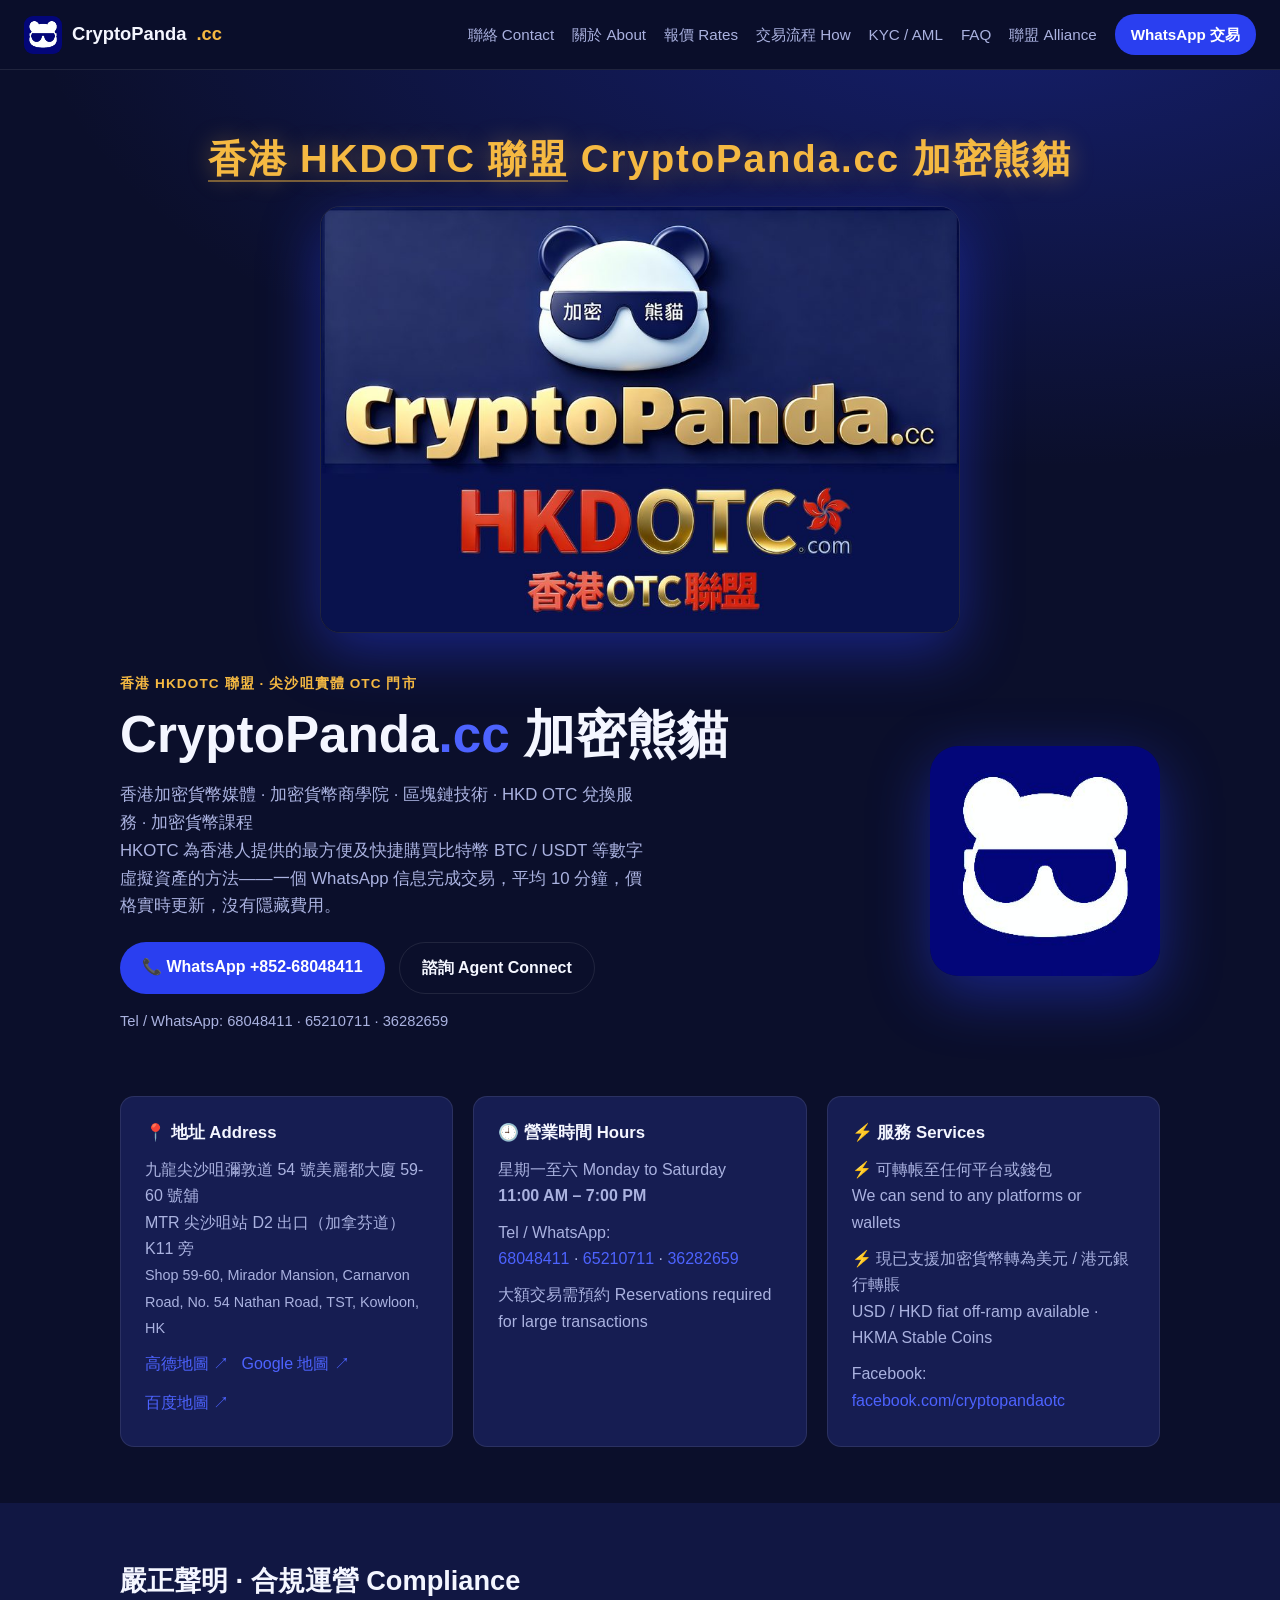
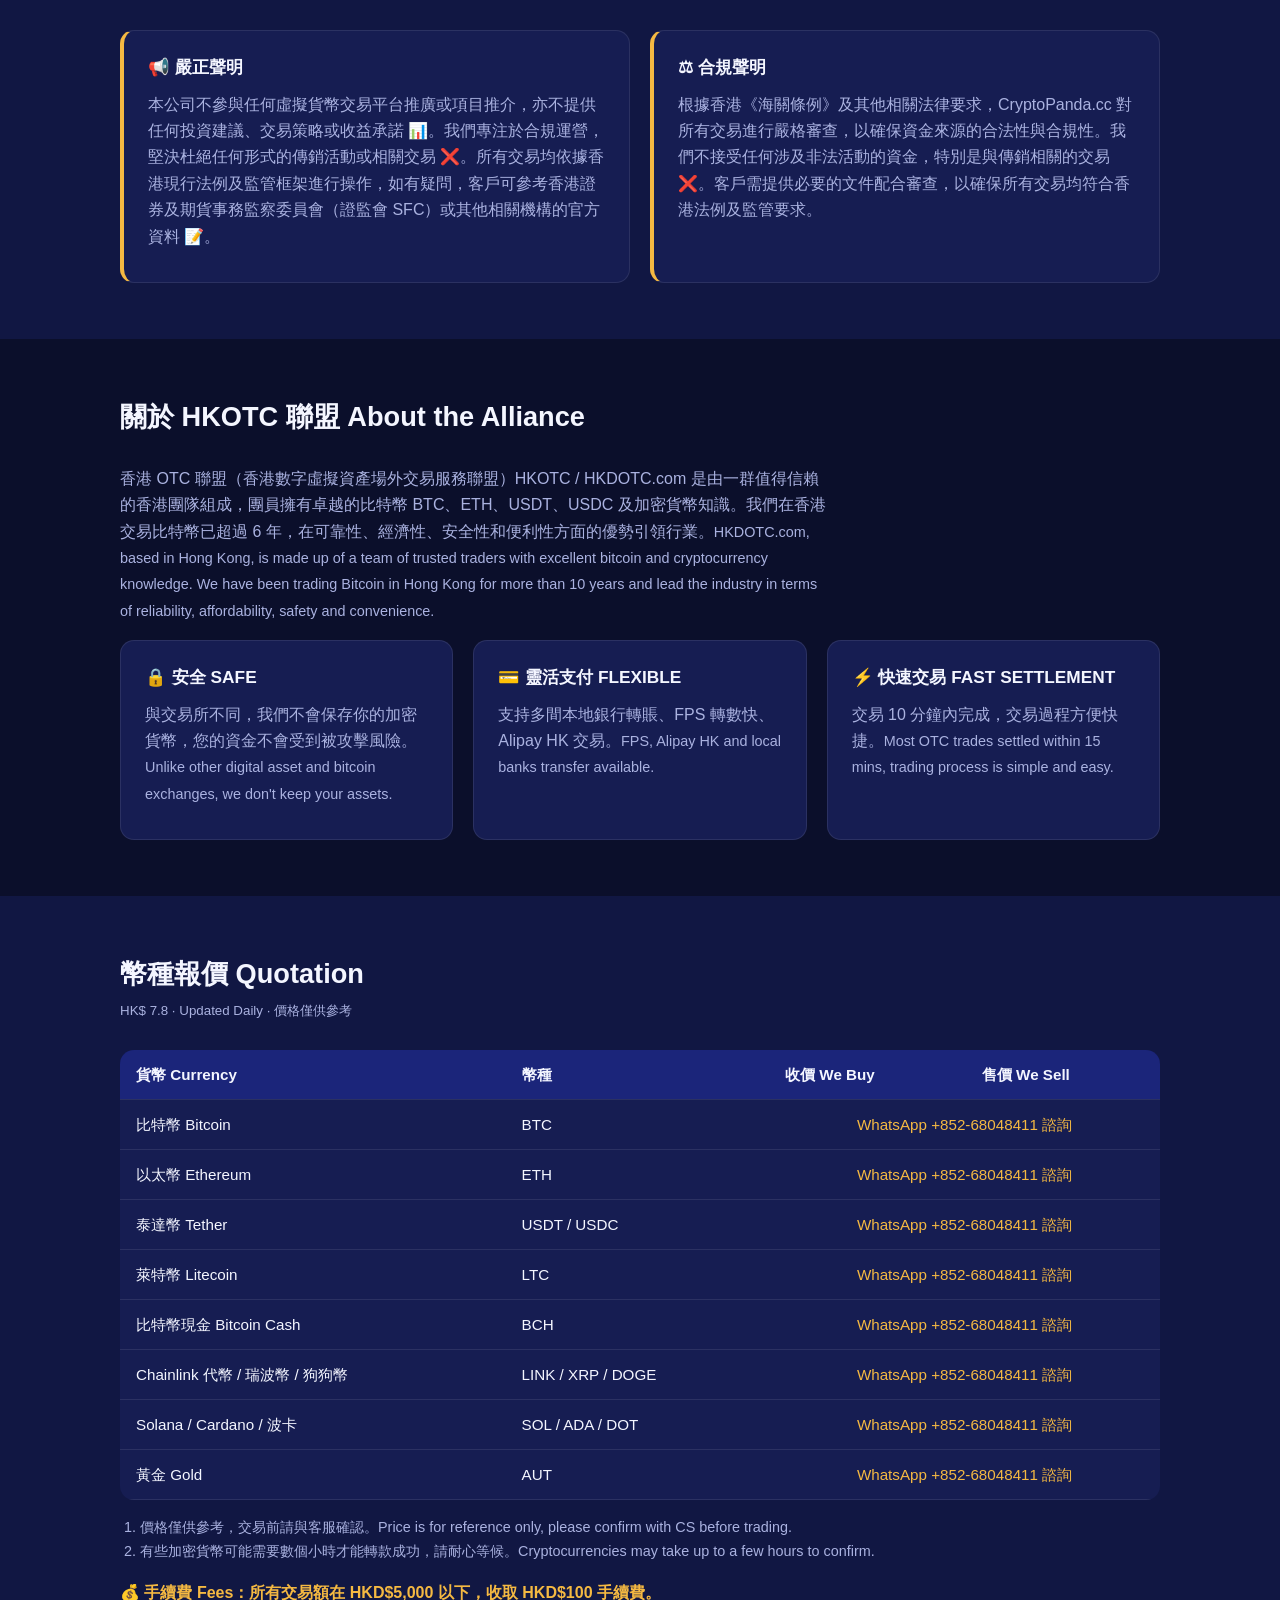
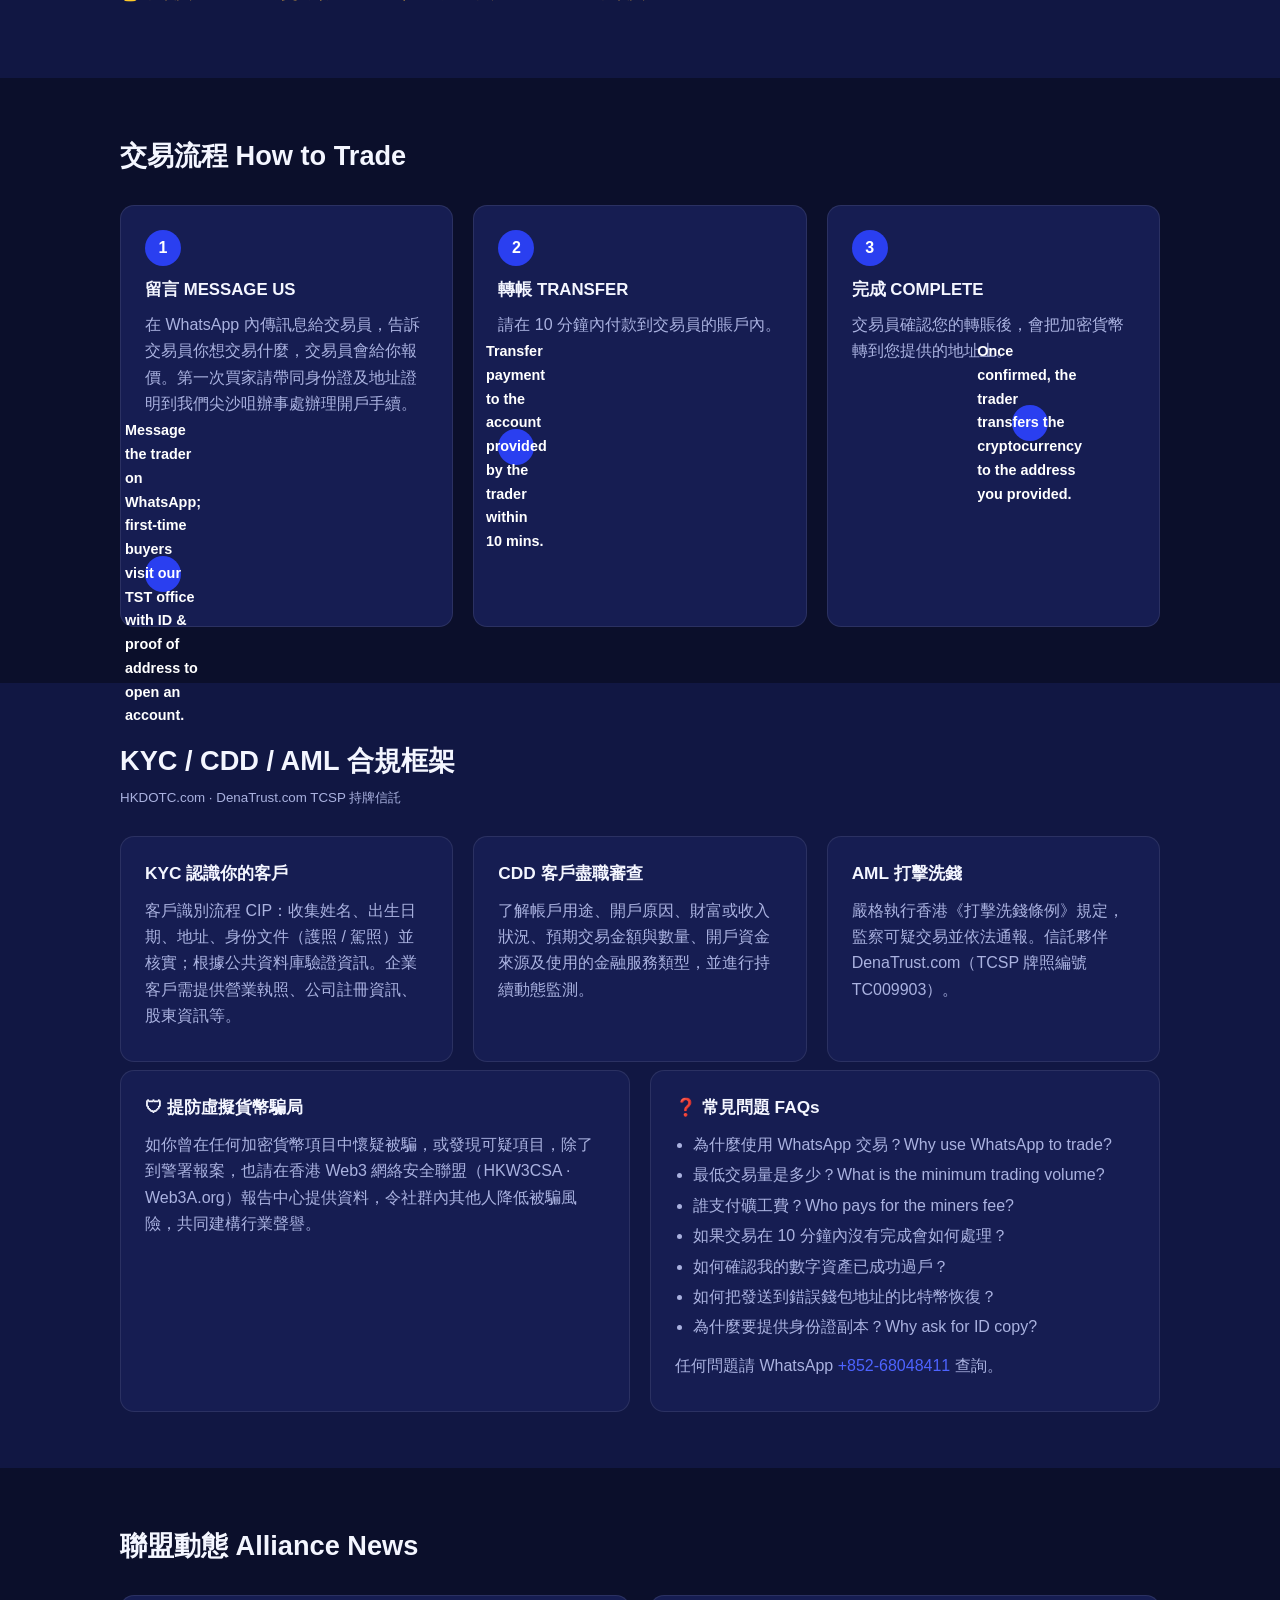
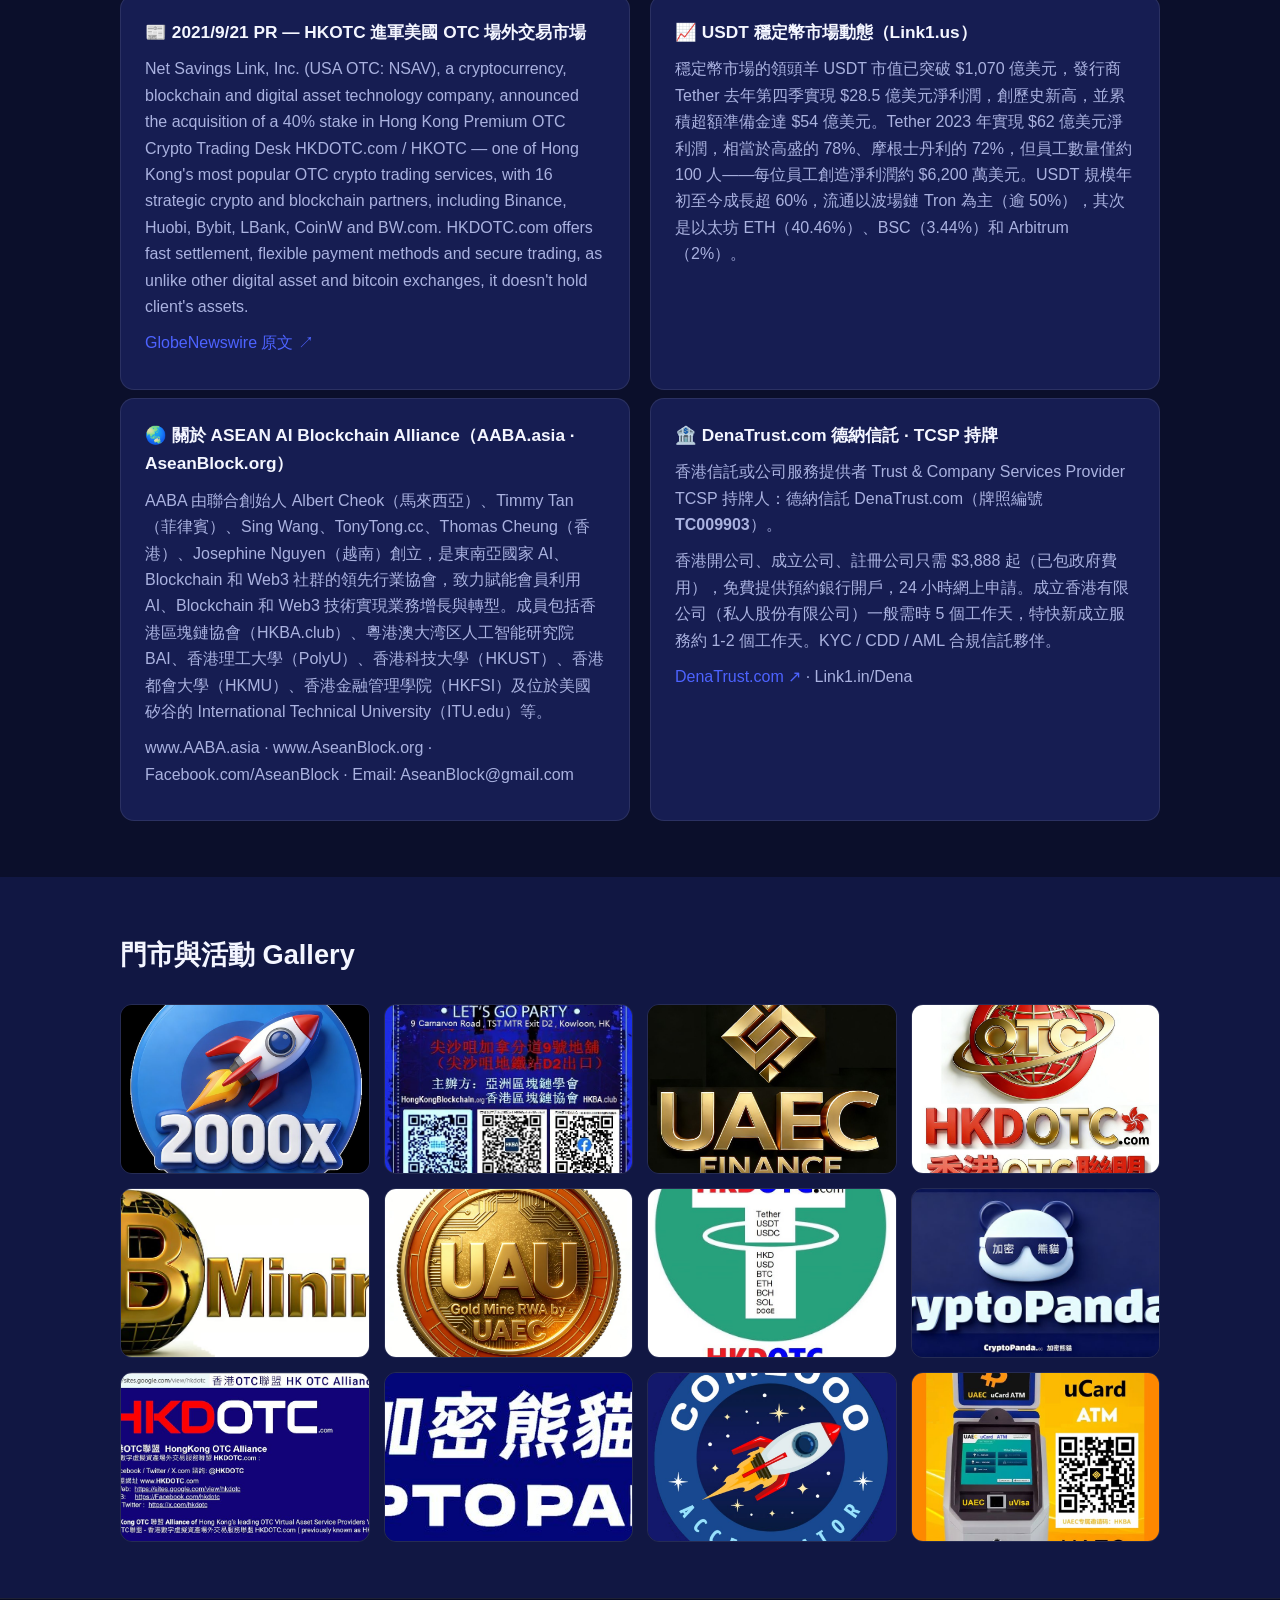
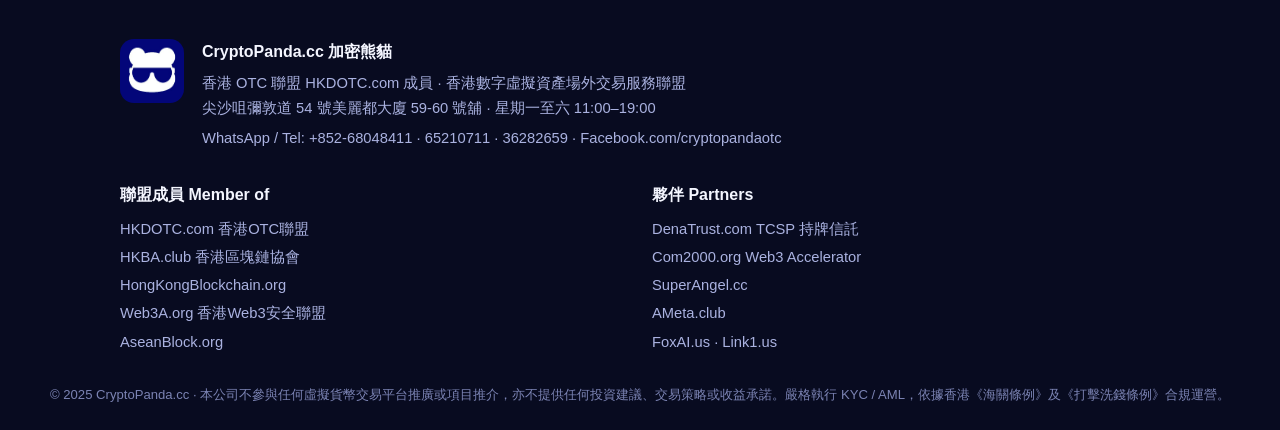
<file: index.html>
<!DOCTYPE html>
<html lang="zh-Hant">
<head>
<meta charset="UTF-8" />
<meta name="viewport" content="width=device-width, initial-scale=1.0" />
<title>CryptoPanda.cc 加密熊貓 — 香港 HKDOTC 聯盟 OTC 門市 | 尖沙咀實體店</title>
<meta name="description" content="CryptoPanda.cc 加密熊貓 — 香港 HKDOTC 聯盟成員，尖沙咀實體 OTC 門市。比特幣 BTC / USDT 等加密貨幣場外交易，10 分鐘完成，FPS / 轉數快 / Alipay HK / 本地銀行轉賬，KYC / AML 合規。Hong Kong OTC crypto trading desk, Mirador Mansion TST." />
<meta property="og:title" content="CryptoPanda.cc 加密熊貓 — 香港 HKDOTC 聯盟 OTC 門市 | 尖沙咀實體店" />
<meta property="og:description" content="CryptoPanda.cc 加密熊貓 — 香港 HKDOTC 聯盟成員，尖沙咀實體 OTC 門市。比特幣 BTC / USDT 等加密貨幣場外交易，10 分鐘完成，FPS / 轉數快 / Alipay HK / 本地銀行轉賬，KYC / AML 合規。Hong Kong OTC crypto trading desk, Mirador Mansion TST." />
<meta property="og:type" content="website" />
<meta property="og:url" content="https://cryptopanda.cc/" />
<meta property="og:image" content="https://cryptopanda.cc/assets/img/229082f6d5.jpg" />
<meta property="og:site_name" content="CryptoPanda.cc 加密熊貓" />
<meta name="twitter:card" content="summary" />
<meta name="twitter:title" content="CryptoPanda.cc 加密熊貓 — 香港 HKDOTC 聯盟 OTC 門市 | 尖沙咀實體店" />
<meta name="twitter:image" content="https://cryptopanda.cc/assets/img/229082f6d5.jpg" />
<link rel="canonical" href="https://cryptopanda.cc/" />
<link rel="icon" type="image/jpeg" href="assets/img/229082f6d5.jpg" />
<link rel="stylesheet" href="assets/css/style.css" />
<script type="application/ld+json">
{
  "@context": "https://schema.org",
  "@type": "LocalBusiness",
  "name": "CryptoPanda.cc 加密熊貓",
  "alternateName": "CryptoPanda HKOTC",
  "description": "香港 HKDOTC 聯盟成員 · 尖沙咀實體 OTC 門市 · 加密貨幣場外交易服務",
  "url": "https://cryptopanda.cc/",
  "logo": "https://cryptopanda.cc/assets/img/229082f6d5.jpg",
  "image": "https://cryptopanda.cc/assets/img/229082f6d5.jpg",
  "telephone": "+852-68048411",
  "address": {
    "@type": "PostalAddress",
    "streetAddress": "Shop 59-60, Mirador Mansion, 54-62 Nathan Road, Tsim Sha Tsui",
    "addressLocality": "Kowloon",
    "addressRegion": "Hong Kong",
    "addressCountry": "HK"
  },
  "geo": {"@type": "GeoCoordinates", "latitude": 22.2988, "longitude": 114.1722},
  "openingHours": "Mo-Sa 11:00-19:00",
  "sameAs": [
    "https://facebook.com/cryptopandaotc",
    "https://wa.me/85268048411",
    "https://hkdotc.com/",
    "https://www.hkba.club/"
  ]
}
</script>
<script type="application/ld+json">
{
  "@context": "https://schema.org",
  "@type": "FAQPage",
  "mainEntity": [
    {"@type": "Question", "name": "為什麼使用 WhatsApp 交易？ Why use WhatsApp to trade?",
     "acceptedAnswer": {"@type": "Answer", "text": "在 WhatsApp 內傳訊息給交易員，告訴交易員你想交易什麼，交易員會即時回覆諮詢。一個信息就可以完成交易，交易時間平均只需 10 分鐘。"}},
    {"@type": "Question", "name": "最低交易量是多少？ What is the minimum trading volume?",
     "acceptedAnswer": {"@type": "Answer", "text": "請 WhatsApp +852-68048411 向客服查詢即時最低交易量。所有交易額在 HKD$5,000 以下收取 HKD$100 手續費。"}},
    {"@type": "Question", "name": "誰支付礦工費？ Who pays for the miners fee?",
     "acceptedAnswer": {"@type": "Answer", "text": "請與客服在交易前確認報價是否包含礦工費，部分加密貨幣轉款可能需要數小時確認。"}},
    {"@type": "Question", "name": "為什麼要提供身份證副本？ Why are you asking for ID copy?",
     "acceptedAnswer": {"@type": "Answer", "text": "依據香港《打擊洗錢條例》，所有交易須執行 KYC / AML 程序。首次交易請帶同身份證及地址證明到尖沙咀辦事處辦理開戶手續。"}}
  ]
}
</script>
</head>
<body>
<header class="site-head">
  <a class="brand" href="/"><img src="assets/img/229082f6d5.jpg" alt="CryptoPanda 加密熊貓 logo" /> CryptoPanda<span>.cc</span></a>
  <nav class="main">
    <a href="#contact">聯絡 Contact</a>
    <a href="#about">關於 About</a>
    <a href="#rates">報價 Rates</a>
    <a href="#how">交易流程 How</a>
    <a href="#kyc">KYC / AML</a>
    <a href="#faq">FAQ</a>
    <a href="#alliance">聯盟 Alliance</a>
    <a href="https://wa.me/85268048411" class="cta">WhatsApp 交易</a>
  </nav>
</header>

<section class="hero">
  <div class="wrap">
    <p class="hero-banner-title"><a href="https://hkdotc.com/" target="_blank" rel="noopener">香港 HKDOTC 聯盟</a> CryptoPanda.cc 加密熊貓</p>
    <img class="hero-banner" src="assets/img/a9dcb4ada9.jpg" alt="CryptoPanda.cc 加密熊貓 × HKDOTC.com 香港OTC聯盟" />
  </div>
  <div class="wrap hero-grid">
    <div>
      <p class="kicker">香港 HKDOTC 聯盟 · 尖沙咀實體 OTC 門市</p>
      <h1>CryptoPanda<span>.cc</span> 加密熊貓</h1>
      <p class="lead">香港加密貨幣媒體 · 加密貨幣商學院 · 區塊鏈技術 · HKD OTC 兌換服務 · 加密貨幣課程<br />
      HKOTC 為香港人提供的最方便及快捷購買比特幣 BTC / USDT 等數字虛擬資產的方法——一個 WhatsApp 信息完成交易，平均 10 分鐘，價格實時更新，沒有隱藏費用。</p>
      <div class="hero-actions">
        <a class="btn primary" href="https://wa.me/85268048411">📞 WhatsApp +852-68048411</a>
        <a class="btn ghost" href="#rates">諮詢 Agent Connect</a>
      </div>
      <p class="hero-note">Tel / WhatsApp: 68048411 · 65210711 · 36282659</p>
    </div>
    <img class="hero-logo" src="assets/img/229082f6d5.jpg" alt="CryptoPanda 加密熊貓" />
  </div>
</section>

<section class="section contact-strip" id="contact">
  <div class="wrap contact-grid">
    <div class="c-card">
      <h3>📍 地址 Address</h3>
      <p>九龍尖沙咀彌敦道 54 號美麗都大廈 59-60 號舖<br />
      MTR 尖沙咀站 D2 出口（加拿芬道）K11 旁<br />
      <span class="en">Shop 59-60, Mirador Mansion, Carnarvon Road, No. 54 Nathan Road, TST, Kowloon, HK</span></p>
      <div class="map-links">
        <a href="https://surl.amap.com/gNX8JnW1gfIW">高德地圖 ↗</a>
        <a href="https://maps.app.goo.gl/S1iUyGTiBeyRTPDs9">Google 地圖 ↗</a>
        <a href="https://j.map.baidu.com/17/k1ri">百度地圖 ↗</a>
      </div>
    </div>
    <div class="c-card">
      <h3>🕘 營業時間 Hours</h3>
      <p>星期一至六 Monday to Saturday<br /><strong>11:00 AM – 7:00 PM</strong></p>
      <p>Tel / WhatsApp:<br /><a href="tel:+85268048411">68048411</a> · <a href="tel:+85265210711">65210711</a> · <a href="tel:+85236282659">36282659</a></p>
      <p>大額交易需預約 Reservations required for large transactions</p>
    </div>
    <div class="c-card">
      <h3>⚡ 服務 Services</h3>
      <p>⚡ 可轉帳至任何平台或錢包<br />We can send to any platforms or wallets</p>
      <p>⚡ 現已支援加密貨幣轉為美元 / 港元銀行轉賬<br />USD / HKD fiat off-ramp available · HKMA Stable Coins</p>
      <p>Facebook: <a href="https://facebook.com/cryptopandaotc">facebook.com/cryptopandaotc</a></p>
    </div>
  </div>
</section>

<section class="section alt" id="statement">
  <div class="wrap">
    <div class="section-head"><h2>嚴正聲明 · 合規運營 Compliance</h2></div>
    <div class="two-col">
      <div class="card warn">
        <h3>📢 嚴正聲明</h3>
        <p>本公司不參與任何虛擬貨幣交易平台推廣或項目推介，亦不提供任何投資建議、交易策略或收益承諾 📊。我們專注於合規運營，堅決杜絕任何形式的傳銷活動或相關交易 ❌。所有交易均依據香港現行法例及監管框架進行操作，如有疑問，客戶可參考香港證券及期貨事務監察委員會（證監會 SFC）或其他相關機構的官方資料 📝。</p>
      </div>
      <div class="card warn">
        <h3>⚖ 合規聲明</h3>
        <p>根據香港《海關條例》及其他相關法律要求，CryptoPanda.cc 對所有交易進行嚴格審查，以確保資金來源的合法性與合規性。我們不接受任何涉及非法活動的資金，特別是與傳銷相關的交易 ❌。客戶需提供必要的文件配合審查，以確保所有交易均符合香港法例及監管要求。</p>
      </div>
    </div>
  </div>
</section>

<section class="section" id="about">
  <div class="wrap">
    <div class="section-head"><h2>關於 HKOTC 聯盟 About the Alliance</h2></div>
    <p class="intro">香港 OTC 聯盟（香港數字虛擬資產場外交易服務聯盟）HKOTC / HKDOTC.com 是由一群值得信賴的香港團隊組成，團員擁有卓越的比特幣 BTC、ETH、USDT、USDC 及加密貨幣知識。我們在香港交易比特幣已超過 6 年，在可靠性、經濟性、安全性和便利性方面的優勢引領行業。<span class="en">HKDOTC.com, based in Hong Kong, is made up of a team of trusted traders with excellent bitcoin and cryptocurrency knowledge. We have been trading Bitcoin in Hong Kong for more than 10 years and lead the industry in terms of reliability, affordability, safety and convenience.</span></p>
    <div class="three-col">
      <div class="card"><h3>🔒 安全 SAFE</h3><p>與交易所不同，我們不會保存你的加密貨幣，您的資金不會受到被攻擊風險。<span class="en">Unlike other digital asset and bitcoin exchanges, we don't keep your assets.</span></p></div>
      <div class="card"><h3>💳 靈活支付 FLEXIBLE</h3><p>支持多間本地銀行轉賬、FPS 轉數快、Alipay HK 交易。<span class="en">FPS, Alipay HK and local banks transfer available.</span></p></div>
      <div class="card"><h3>⚡ 快速交易 FAST SETTLEMENT</h3><p>交易 10 分鐘內完成，交易過程方便快捷。<span class="en">Most OTC trades settled within 15 mins, trading process is simple and easy.</span></p></div>
    </div>
  </div>
</section>

<section class="section alt" id="rates">
  <div class="wrap">
    <div class="section-head"><h2>幣種報價 Quotation</h2><small>HK$ 7.8 · Updated Daily · 價格僅供參考</small></div>
    <table class="rate-table">
      <thead><tr><th>貨幣 Currency</th><th>幣種</th><th>收價 We Buy</th><th>售價 We Sell</th></tr></thead>
      <tbody>
        <tr><td>比特幣 Bitcoin</td><td>BTC</td><td colspan="2" class="mid">WhatsApp +852-68048411 諮詢</td></tr>
        <tr><td>以太幣 Ethereum</td><td>ETH</td><td colspan="2" class="mid">WhatsApp +852-68048411 諮詢</td></tr>
        <tr><td>泰達幣 Tether</td><td>USDT / USDC</td><td colspan="2" class="mid">WhatsApp +852-68048411 諮詢</td></tr>
        <tr><td>萊特幣 Litecoin</td><td>LTC</td><td colspan="2" class="mid">WhatsApp +852-68048411 諮詢</td></tr>
        <tr><td>比特幣現金 Bitcoin Cash</td><td>BCH</td><td colspan="2" class="mid">WhatsApp +852-68048411 諮詢</td></tr>
        <tr><td>Chainlink 代幣 / 瑞波幣 / 狗狗幣</td><td>LINK / XRP / DOGE</td><td colspan="2" class="mid">WhatsApp +852-68048411 諮詢</td></tr>
        <tr><td>Solana / Cardano / 波卡</td><td>SOL / ADA / DOT</td><td colspan="2" class="mid">WhatsApp +852-68048411 諮詢</td></tr>
        <tr><td>黃金 Gold</td><td>AUT</td><td colspan="2" class="mid">WhatsApp +852-68048411 諮詢</td></tr>
      </tbody>
    </table>
    <ol class="notes">
      <li>價格僅供參考，交易前請與客服確認。Price is for reference only, please confirm with CS before trading.</li>
      <li>有些加密貨幣可能需要數個小時才能轉款成功，請耐心等候。Cryptocurrencies may take up to a few hours to confirm.</li>
    </ol>
    <p class="fee">💰 手續費 Fees：所有交易額在 HKD$5,000 以下，收取 HKD$100 手續費。</p>
  </div>
</section>

<section class="section" id="how">
  <div class="wrap">
    <div class="section-head"><h2>交易流程 How to Trade</h2></div>
    <div class="steps">
      <div class="step"><span>1</span><h3>留言 MESSAGE US</h3><p>在 WhatsApp 內傳訊息給交易員，告訴交易員你想交易什麼，交易員會給你報價。第一次買家請帶同身份證及地址證明到我們尖沙咀辦事處辦理開戶手續。<span class="en">Message the trader on WhatsApp; first-time buyers visit our TST office with ID &amp; proof of address to open an account.</span></p></div>
      <div class="step"><span>2</span><h3>轉帳 TRANSFER</h3><p>請在 10 分鐘內付款到交易員的賬戶內。<span class="en">Transfer payment to the account provided by the trader within 10 mins.</span></p></div>
      <div class="step"><span>3</span><h3>完成 COMPLETE</h3><p>交易員確認您的轉賬後，會把加密貨幣轉到您提供的地址上。<span class="en">Once confirmed, the trader transfers the cryptocurrency to the address you provided.</span></p></div>
    </div>
  </div>
</section>

<section class="section alt" id="kyc">
  <div class="wrap">
    <div class="section-head"><h2>KYC / CDD / AML 合規框架</h2><small>HKDOTC.com · DenaTrust.com TCSP 持牌信託</small></div>
    <div class="three-col">
      <div class="card"><h3>KYC 認識你的客戶</h3><p>客戶識別流程 CIP：收集姓名、出生日期、地址、身份文件（護照 / 駕照）並核實；根據公共資料庫驗證資訊。企業客戶需提供營業執照、公司註冊資訊、股東資訊等。</p></div>
      <div class="card"><h3>CDD 客戶盡職審查</h3><p>了解帳戶用途、開戶原因、財富或收入狀況、預期交易金額與數量、開戶資金來源及使用的金融服務類型，並進行持續動態監測。</p></div>
      <div class="card"><h3>AML 打擊洗錢</h3><p>嚴格執行香港《打擊洗錢條例》規定，監察可疑交易並依法通報。信託夥伴 DenaTrust.com（TCSP 牌照編號 TC009903）。</p></div>
    </div>
    <div class="two-col">
      <div class="card">
        <h3>🛡 提防虛擬貨幣騙局</h3>
        <p>如你曾在任何加密貨幣項目中懷疑被騙，或發現可疑項目，除了到警署報案，也請在香港 Web3 網絡安全聯盟（HKW3CSA · Web3A.org）報告中心提供資料，令社群內其他人降低被騙風險，共同建構行業聲譽。</p>
      </div>
      <div class="card">
        <h3>❓ 常見問題 FAQs</h3>
        <ul class="faq-list">
          <li>為什麼使用 WhatsApp 交易？Why use WhatsApp to trade?</li>
          <li>最低交易量是多少？What is the minimum trading volume?</li>
          <li>誰支付礦工費？Who pays for the miners fee?</li>
          <li>如果交易在 10 分鐘內沒有完成會如何處理？</li>
          <li>如何確認我的數字資產已成功過戶？</li>
          <li>如何把發送到錯誤錢包地址的比特幣恢復？</li>
          <li>為什麼要提供身份證副本？Why ask for ID copy?</li>
        </ul>
        <p>任何問題請 WhatsApp <a href="https://wa.me/85268048411">+852-68048411</a> 查詢。</p>
      </div>
    </div>
  </div>
</section>

<section class="section" id="news">
  <div class="wrap">
    <div class="section-head"><h2>聯盟動態 Alliance News</h2></div>
    <div class="two-col">
      <div class="card">
        <h3>📰 2021/9/21 PR — HKOTC 進軍美國 OTC 場外交易市場</h3>
        <p>Net Savings Link, Inc. (USA OTC: NSAV), a cryptocurrency, blockchain and digital asset technology company, announced the acquisition of a 40% stake in Hong Kong Premium OTC Crypto Trading Desk HKDOTC.com / HKOTC — one of Hong Kong's most popular OTC crypto trading services, with 16 strategic crypto and blockchain partners, including Binance, Huobi, Bybit, LBank, CoinW and BW.com. HKDOTC.com offers fast settlement, flexible payment methods and secure trading, as unlike other digital asset and bitcoin exchanges, it doesn't hold client's assets.</p>
        <p><a href="https://www.globenewswire.com/news-release/2021/09/21/2300694/0/en/NSAV-ACQUIRES-40-STAKE-IN-PREMIUM-OTC-CRYPTO-TRADING-DESK-HKOTC-CO.html">GlobeNewswire 原文 ↗</a></p>
      </div>
      <div class="card">
        <h3>📈 USDT 穩定幣市場動態（Link1.us）</h3>
        <p>穩定幣市場的領頭羊 USDT 市值已突破 $1,070 億美元，發行商 Tether 去年第四季實現 $28.5 億美元淨利潤，創歷史新高，並累積超額準備金達 $54 億美元。Tether 2023 年實現 $62 億美元淨利潤，相當於高盛的 78%、摩根士丹利的 72%，但員工數量僅約 100 人——每位員工創造淨利潤約 $6,200 萬美元。USDT 規模年初至今成長超 60%，流通以波場鏈 Tron 為主（逾 50%），其次是以太坊 ETH（40.46%）、BSC（3.44%）和 Arbitrum（2%）。</p>
      </div>
    </div>
    <div class="two-col">
      <div class="card">
        <h3>🌏 關於 ASEAN AI Blockchain Alliance（AABA.asia · AseanBlock.org）</h3>
        <p>AABA 由聯合創始人 Albert Cheok（馬來西亞）、Timmy Tan（菲律賓）、Sing Wang、TonyTong.cc、Thomas Cheung（香港）、Josephine Nguyen（越南）創立，是東南亞國家 AI、Blockchain 和 Web3 社群的領先行業協會，致力賦能會員利用 AI、Blockchain 和 Web3 技術實現業務增長與轉型。成員包括香港區塊鏈協會（HKBA.club）、粵港澳大湾区人工智能研究院 BAI、香港理工大學（PolyU）、香港科技大學（HKUST）、香港都會大學（HKMU）、香港金融管理學院（HKFSI）及位於美國矽谷的 International Technical University（ITU.edu）等。</p>
        <p>www.AABA.asia · www.AseanBlock.org · Facebook.com/AseanBlock · Email: AseanBlock@gmail.com</p>
      </div>
      <div class="card">
        <h3>🏦 DenaTrust.com 德納信託 · TCSP 持牌</h3>
        <p>香港信託或公司服務提供者 Trust &amp; Company Services Provider TCSP 持牌人：德納信託 DenaTrust.com（牌照編號 <strong>TC009903</strong>）。</p>
        <p>香港開公司、成立公司、註冊公司只需 $3,888 起（已包政府費用），免費提供預約銀行開戶，24 小時網上申請。成立香港有限公司（私人股份有限公司）一般需時 5 個工作天，特快新成立服務約 1-2 個工作天。KYC / CDD / AML 合規信託夥伴。</p>
        <p><a href="https://denatrust.com/">DenaTrust.com ↗</a> · Link1.in/Dena</p>
      </div>
    </div>
  </div>
</section>

<section class="section alt" id="gallery">
  <div class="wrap">
    <div class="section-head"><h2>門市與活動 Gallery</h2></div>
    <div class="gallery">
      <img src="assets/img/1baae453f8.jpg" alt="CryptoPanda 門市與活動照片" loading="lazy" />
      <img src="assets/img/5feec6fad7.jpg" alt="CryptoPanda 門市與活動照片" loading="lazy" />
      <img src="assets/img/48e585fd11.jpg" alt="CryptoPanda 門市與活動照片" loading="lazy" />
      <img src="assets/img/a120002dae.jpg" alt="CryptoPanda 門市與活動照片" loading="lazy" />
      <img src="assets/img/e65a590a1b.jpg" alt="CryptoPanda 門市與活動照片" loading="lazy" />
      <img src="assets/img/2b3e9a0b26.jpg" alt="CryptoPanda 門市與活動照片" loading="lazy" />
      <img src="assets/img/5f7fae961f.jpg" alt="CryptoPanda 門市與活動照片" loading="lazy" />
      <img src="assets/img/344607c28f.jpg" alt="CryptoPanda 門市與活動照片" loading="lazy" />
      <img src="assets/img/9b5f0bfd82.jpg" alt="CryptoPanda 門市與活動照片" loading="lazy" />
      <img src="assets/img/c36d4909ea.jpg" alt="CryptoPanda 門市與活動照片" loading="lazy" />
      <img src="assets/img/d9d521d7dd.jpg" alt="CryptoPanda 門市與活動照片" loading="lazy" />
      <img src="assets/img/a3f9335249.jpg" alt="CryptoPanda 門市與活動照片" loading="lazy" />
    </div>
  </div>
</section>

<footer class="site-foot">
  <div class="wrap">
    <div class="foot-brand">
      <img src="assets/img/229082f6d5.jpg" alt="CryptoPanda logo" />
      <div>
        <strong>CryptoPanda.cc 加密熊貓</strong>
        <p>香港 OTC 聯盟 HKDOTC.com 成員 · 香港數字虛擬資產場外交易服務聯盟<br />
        尖沙咀彌敦道 54 號美麗都大廈 59-60 號舖 · 星期一至六 11:00–19:00</p>
        <p>WhatsApp / Tel: +852-68048411 · 65210711 · 36282659 · Facebook.com/cryptopandaotc</p>
      </div>
    </div>
    <div class="foot-links">
      <div>
        <h4>聯盟成員 Member of</h4>
        <a href="https://hkdotc.com/">HKDOTC.com 香港OTC聯盟</a>
        <a href="https://www.hkba.club/">HKBA.club 香港區塊鏈協會</a>
        <a href="https://www.hongkongblockchain.org/">HongKongBlockchain.org</a>
        <a href="https://web3a.org/">Web3A.org 香港Web3安全聯盟</a>
        <a href="https://www.aseanblock.org/">AseanBlock.org</a>
      </div>
      <div>
        <h4>夥伴 Partners</h4>
        <a href="https://denatrust.com/">DenaTrust.com TCSP 持牌信託</a>
        <a href="https://com2000.org/">Com2000.org Web3 Accelerator</a>
        <a href="https://superangel.cc/">SuperAngel.cc</a>
        <a href="https://ameta.club/">AMeta.club</a>
        <a href="https://foxai.us/">FoxAI.us · Link1.us</a>
      </div>
    </div>
  </div>
  <p class="fine">© 2025 CryptoPanda.cc · 本公司不參與任何虛擬貨幣交易平台推廣或項目推介，亦不提供任何投資建議、交易策略或收益承諾。嚴格執行 KYC / AML，依據香港《海關條例》及《打擊洗錢條例》合規運營。</p>
</footer>
<script>
document.addEventListener('click', e => {
  if (!e.target.closest('.site-head')) document.querySelector('nav.main')?.classList.remove('open');
});
</script>
</body>
</html>
</file>
<file: assets/css/style.css>
:root{--bg:#0b0f2b;--panel:#111743;--card:#161d52;--ink:#f4f6ff;--muted:#aab2e0;--brand:#2a3ff0;--brand2:#4d63ff;--gold:#f5b942;--line:rgba(255,255,255,.09)}
*{box-sizing:border-box}
body{margin:0;font-family:"Noto Sans TC","PingFang TC","Microsoft JhengHei",-apple-system,"Segoe UI",sans-serif;background:var(--bg);color:var(--ink);line-height:1.65}
a{color:var(--brand2);text-decoration:none}
a:hover{text-decoration:underline}
img{max-width:100%}
.wrap{max-width:1080px;margin:0 auto;padding:0 20px}
.en{color:var(--muted);font-size:.9em}

/* header */
.site-head{display:flex;align-items:center;justify-content:space-between;gap:16px;padding:14px 24px;position:sticky;top:0;background:rgba(11,15,43,.92);backdrop-filter:blur(10px);border-bottom:1px solid var(--line);z-index:50}
.brand{display:flex;align-items:center;gap:10px;font-weight:800;font-size:1.15rem;color:var(--ink)}
.brand img{width:38px;height:38px;border-radius:9px}
.brand span{color:var(--gold)}
nav.main{display:flex;align-items:center;gap:18px;flex-wrap:wrap}
nav.main a{color:var(--muted);font-size:.95rem}
nav.main a:hover{color:var(--ink);text-decoration:none}
nav.main a.cta{background:var(--brand);color:#fff;padding:8px 16px;border-radius:20px;font-weight:600}
@media(max-width:840px){nav.main{display:none}.site-head.open nav.main{display:flex}}

/* hero */
.hero{padding:64px 0 48px;background:radial-gradient(1000px 500px at 80% -10%,rgba(42,63,240,.35),transparent),var(--bg)}
.hero-banner-title{text-align:center;color:var(--gold);font-weight:800;letter-spacing:.05em;font-size:clamp(1.6rem,4vw,2.4rem);line-height:1.3;margin:0 0 22px;text-shadow:0 2px 24px rgba(245,185,66,.35)}
.hero-banner-title a{color:inherit;text-decoration:none;border-bottom:2px solid rgba(245,185,66,.45);transition:border-color .2s}
.hero-banner-title a:hover{border-bottom-color:var(--gold);text-decoration:none}
.hero-banner{display:block;width:min(640px,100%);margin:0 auto 40px;border-radius:20px;border:1px solid var(--line);box-shadow:0 18px 60px rgba(42,63,240,.45)}
.hero-grid{display:grid;grid-template-columns:1fr auto;gap:40px;align-items:center}
.kicker{color:var(--gold);font-weight:700;letter-spacing:.08em;text-transform:uppercase;font-size:.85rem;margin:0 0 10px}
.hero h1{font-size:clamp(2.1rem,5vw,3.2rem);margin:0 0 14px;line-height:1.15}
.hero h1 span{color:var(--brand2)}
.lead{color:var(--muted);font-size:1.05rem;max-width:56ch}
.hero-actions{display:flex;gap:14px;flex-wrap:wrap;margin:22px 0 10px}
.btn{padding:12px 22px;border-radius:26px;font-weight:700}
.btn.primary{background:var(--brand);color:#fff}
.btn.primary:hover{background:var(--brand2);text-decoration:none}
.btn.ghost{border:1px solid var(--line);color:var(--ink)}
.btn.ghost:hover{text-decoration:none;border-color:var(--brand2)}
.hero-note{color:var(--muted);font-size:.92rem}
.hero-logo{width:230px;height:230px;border-radius:28px;box-shadow:0 18px 60px rgba(42,63,240,.45)}
@media(max-width:760px){.hero-grid{grid-template-columns:1fr}.hero-logo{width:160px;height:160px}}

/* sections */
.section{padding:56px 0}
.section.alt{background:var(--panel)}
.section-head{margin-bottom:26px}
.section-head h2{margin:0;font-size:1.7rem}
.section-head small{color:var(--muted)}
.intro{max-width:80ch;color:var(--muted)}
.two-col{display:grid;grid-template-columns:1fr 1fr;gap:20px;margin-top:8px}
.three-col{display:grid;grid-template-columns:repeat(3,1fr);gap:20px;margin-top:8px}
@media(max-width:840px){.two-col,.three-col{grid-template-columns:1fr}}
.card{background:var(--card);border:1px solid var(--line);border-radius:14px;padding:22px 24px}
.card h3{margin:0 0 10px;font-size:1.08rem}
.card p{margin:0 0 10px;color:var(--muted)}
.card.warn{border-left:4px solid var(--gold)}
.card .faq-list{margin:0 0 12px;padding-left:18px;color:var(--muted)}
.card .faq-list li{margin:4px 0}

/* contact strip */
.contact-strip{padding-top:0}
.contact-grid{display:grid;grid-template-columns:repeat(3,1fr);gap:20px}
@media(max-width:840px){.contact-grid{grid-template-columns:1fr}}
.c-card{background:var(--card);border:1px solid var(--line);border-radius:14px;padding:22px 24px}
.c-card h3{margin:0 0 10px;font-size:1.05rem}
.c-card p{margin:0 0 10px;color:var(--muted)}
.map-links{display:flex;gap:12px;flex-wrap:wrap}

/* rates */
.rate-table{width:100%;border-collapse:collapse;background:var(--card);border-radius:14px;overflow:hidden;font-size:.95rem}
.rate-table th,.rate-table td{padding:12px 16px;border-bottom:1px solid var(--line);text-align:left}
.rate-table thead th{background:rgba(42,63,240,.25);font-weight:700}
.rate-table .mid{color:var(--gold);text-align:center}
.notes{color:var(--muted);font-size:.9rem;margin:16px 0 6px;padding-left:20px}
.fee{font-weight:600;color:var(--gold)}

/* steps */
.steps{display:grid;grid-template-columns:repeat(3,1fr);gap:20px}
@media(max-width:840px){.steps{grid-template-columns:1fr}}
.step{background:var(--card);border:1px solid var(--line);border-radius:14px;padding:24px}
.step span{display:inline-flex;width:36px;height:36px;border-radius:50%;background:var(--brand);color:#fff;align-items:center;justify-content:center;font-weight:800;margin-bottom:10px}
.step h3{margin:0 0 8px;font-size:1.05rem}
.step p{margin:0;color:var(--muted)}

/* gallery */
.gallery{display:grid;grid-template-columns:repeat(4,1fr);gap:14px}
.gallery img{border-radius:12px;width:100%;height:170px;object-fit:cover;border:1px solid var(--line)}
@media(max-width:840px){.gallery{grid-template-columns:repeat(2,1fr)}}

/* footer */
.site-foot{border-top:1px solid var(--line);padding:40px 0 24px;background:#080b20}
.foot-brand{display:flex;gap:18px;align-items:flex-start;margin-bottom:26px}
.foot-brand img{width:64px;height:64px;border-radius:14px}
.foot-brand p{margin:6px 0;color:var(--muted);font-size:.92rem}
.foot-links{display:grid;grid-template-columns:1fr 1fr;gap:24px}
.foot-links h4{margin:0 0 8px;color:var(--ink)}
.foot-links a{display:block;color:var(--muted);font-size:.92rem;margin:4px 0}
.fine{color:#7b83b3;font-size:.82rem;margin:26px 0 0;text-align:center}
@media(max-width:640px){.foot-links{grid-template-columns:1fr}}
</file>
